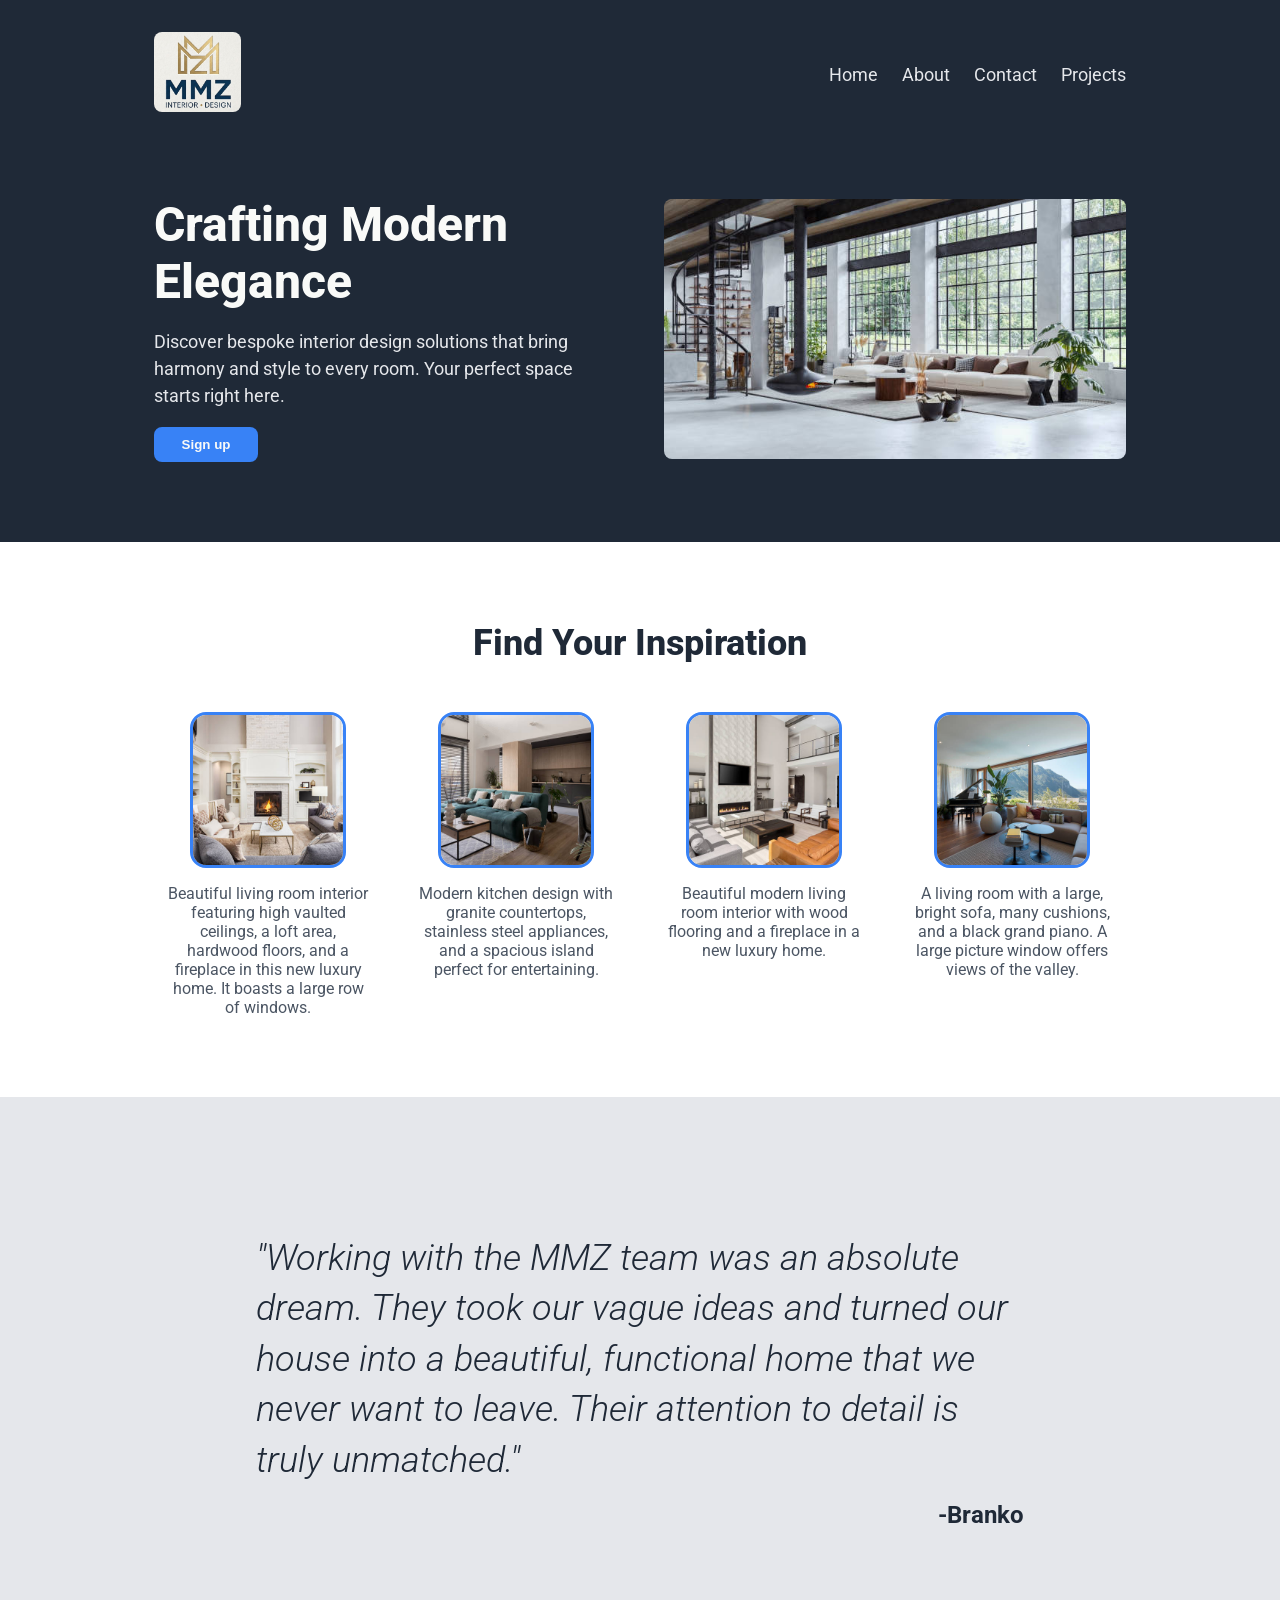
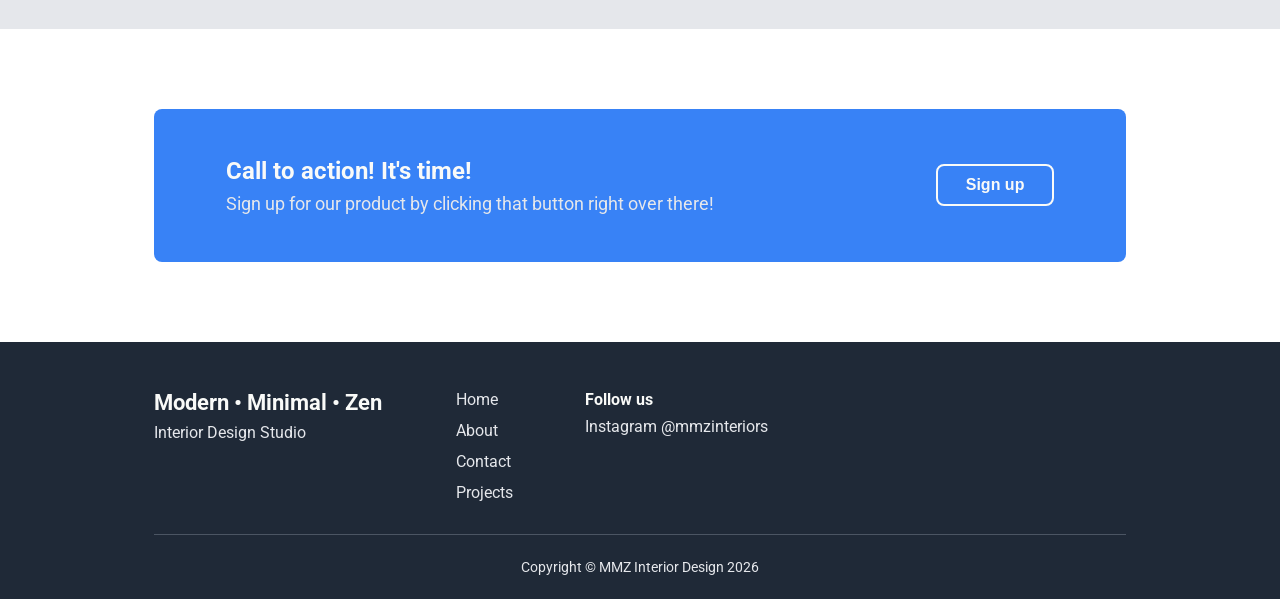
<file: index.html>
<!DOCTYPE html>
<html lang="en">
<head>
    <meta charset="UTF-8">
    <meta name="viewport" content="width=device-width, initial-scale=1.0">
    <title>MMZ Interior Design</title>
    <link rel="stylesheet" href="styles/global.css">
    <link rel="stylesheet" href="styles/home.css">
</head>

<body>
    <div class="dark-bg">
        <header class="header">
            <div class="logo">
                <a href="index.html" aria-label="Modern Minimal Zen home">
                    <img src="media/logo.jpg" alt="Modern Minimal Zen logo">
                </a>
            </div>
            <!-- Checkbox for burger menu -->
            <input type="checkbox" id="menu-toggle" class="menu-toggle">
            <label for="menu-toggle" class="burger-menu">
                <span></span>
                <span></span>
                <span></span>
            </label>
            <nav class="main-nav" aria-label="Main navigation">
                <a href="index.html">Home</a>
                <a href="pages/about.html">About</a>
                <a href="pages/contact.html">Contact</a>
                <a href="pages/projects.html">Projects</a>
            </nav>
        </header>
        <section class="hero">
            <div class="hero-text">
                <h1>Crafting Modern Elegance</h1>
                <p>Discover bespoke interior design solutions that bring harmony and style to every room. Your perfect space starts right here.</p>
                <button class="btn">Sign up</button>
            </div>
            <div class="hero-image-container">
                <img src="media/header_image.jpg" alt="MMZ Interior Design hero image">
            </div>
        </section>
    </div>
    <section class="info-section">
        <h2>Find Your Inspiration</h2>
        <div class="cards-container">
            <div class="card">
                <img src="media/card1.jpg" alt="Info 1" class="card-img">
                <p>Beautiful living room interior featuring high vaulted ceilings, a loft area, hardwood floors, and a fireplace in this new luxury home.
                    It boasts a large row of windows.</p>
            </div>
            <div class="card">
                <img src="media/card2.jpg" alt="Info 2" class="card-img">
                <p>Modern kitchen design with granite countertops, stainless steel appliances, and a spacious island perfect for entertaining.</p>
            </div>
            <div class="card">
                <img src="media/card3.jpg" alt="Info 3" class="card-img">
                <p>Beautiful modern living room interior with wood flooring and a fireplace in a new luxury home.</p>
            </div>
            <div class="card">
                <img src="media/card4.jpg" alt="Info 4" class="card-img">
                <p>A living room with a large, bright sofa, many cushions, and a black grand piano. A large picture window offers views of the valley.</p>
            </div>
        </div>
    </section>
    <section class="quote-section">
        <div class="quote-container">
            <p class="quote-text">"Working with the MMZ team was an absolute dream. They took our vague ideas and turned our house into a beautiful, 
                functional home that we never want to leave. Their attention to detail is truly unmatched."</p>
            <p class="quote-author">-Branko</p>
        </div>
    </section>
    <section class="cta-section">
        <div class="cta-container">
            <div class="cta-text">
                <h3>Call to action! It's time!</h3>
                <p>Sign up for our product by clicking that button right over there!</p>
            </div>
            <button class="btn-outline">Sign up</button>
        </div>
    </section>

    <footer class="footer">
        <div class="footer-content">
            <div class="footer-brand">
                <h2>Modern • Minimal • Zen</h2>
                <p>Interior Design Studio</p>
            </div>
            <nav class="footer-nav" aria-label="Footer navigation">
                <a href="index.html">Home</a>
                <a href="pages/about.html">About</a>
                <a href="pages/contact.html">Contact</a>
                <a href="pages/projects.html">Projects</a>
            </nav>
            <div class="footer-social">
                <p>Follow us</p>
                <a href="https://www.instagram.com/mmzinteriors/"
                target="_blank"
                rel="noopener noreferrer">
                    Instagram @mmzinteriors
                </a>
            </div>
        </div>
        <p class="footer-copyright">
            Copyright © MMZ Interior Design 2026
        </p>
    </footer>
</body>
</html>
</file>
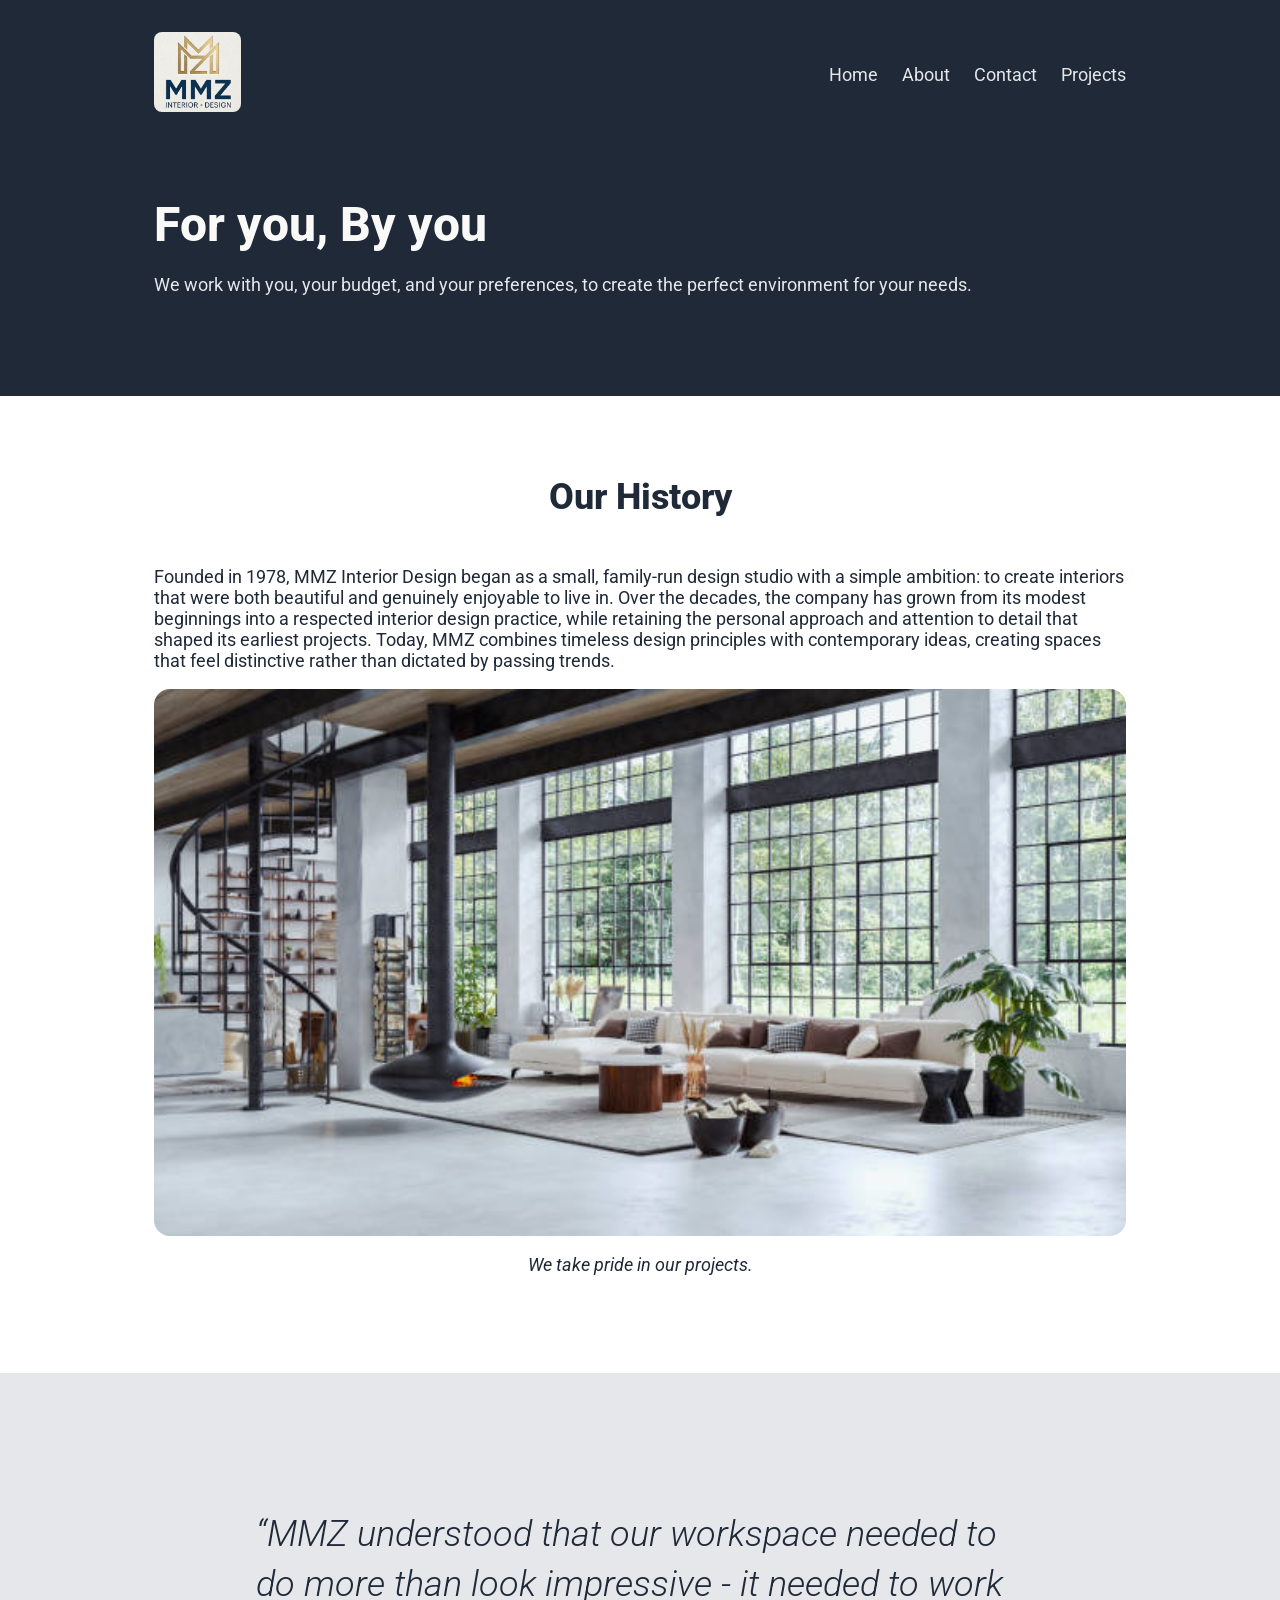
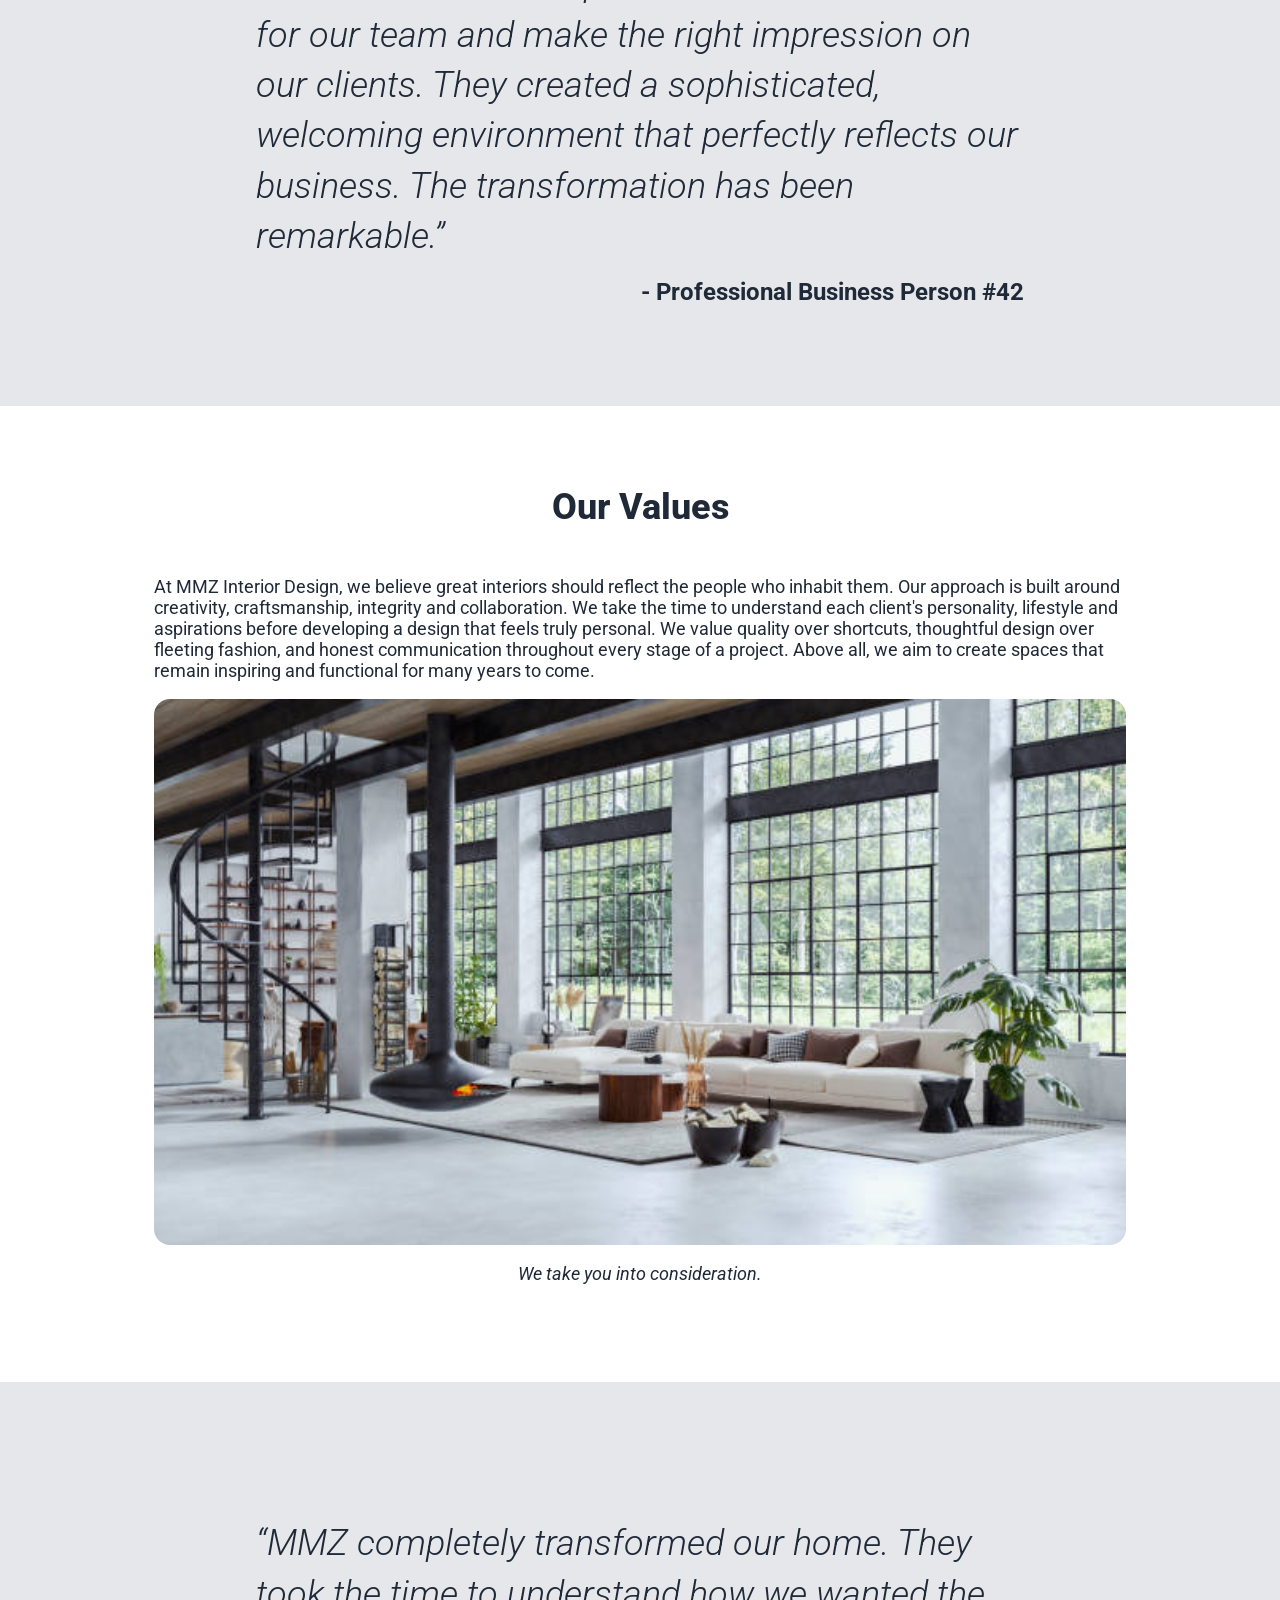
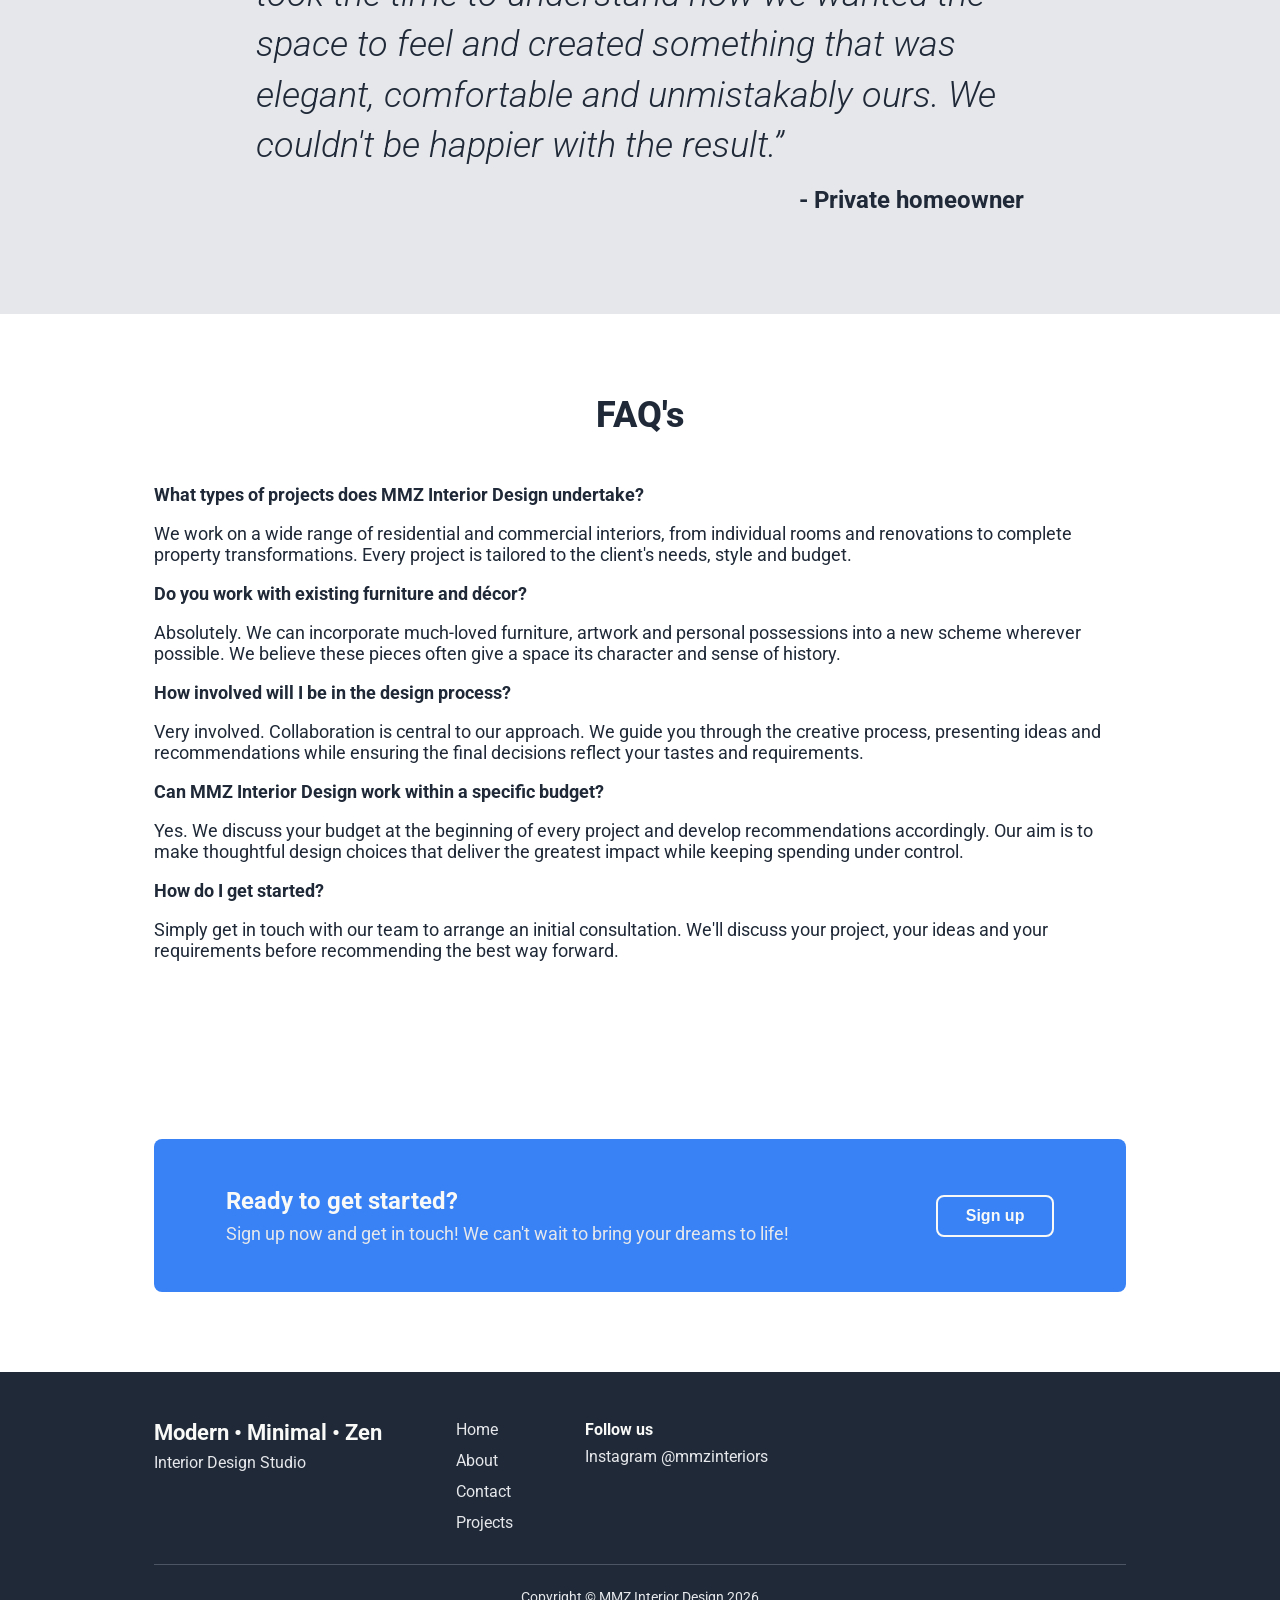
<file: pages/about.html>
<!DOCTYPE html>
<html lang="en">
<head>
    <meta charset="UTF-8">
    <meta name="viewport" content="width=device-width, initial-scale=1.0">

    <link rel="stylesheet" href="../styles/global.css">
    <link rel="stylesheet" href="../styles/about.css">

    <link rel="preconnect" href="https://fonts.googleapis.com">
    <link rel="preconnect" href="https://fonts.gstatic.com" crossorigin>
    <link href="https://fonts.googleapis.com/css2?family=Roboto:ital,wght@0,100..900;1,100..900&display=swap" rel="stylesheet">
    
    <title>About Us - MMZ Interior Design</title>
</head>
<body>
    <div class="dark-bg">
        <header class="header">
            <div class="logo">
                <a href="../index.html">
                    <img src="../media/logo.jpg" alt="MMZ Interior Design Logo">
                </a>
            </div>
            <!-- Checkbox for burger menu -->
            <input type="checkbox" id="menu-toggle" class="menu-toggle">
            <label for="menu-toggle" class="burger-menu">
                <span></span>
                <span></span>
                <span></span>
            </label>
            <nav class="main-nav">
                <a href="../index.html">Home</a>
                <a href="about.html">About</a>
                <a href="contact.html">Contact</a>
                <a href="projects.html">Projects</a>
            </nav>
        </header>
        <section class="hero">
            <div class="hero-text">
                <h1>For you, By you</h1>
                <p>We work with you, your budget, and your preferences, to create the perfect environment for your needs.</p>
            </div>
        </section>
    </div>

    <main>
        <section class="info-section">
            <h2>Our History</h2>

            <p>
                Founded in 1978, MMZ Interior Design began as a small, 
                family-run design studio with a simple ambition: to create 
                interiors that were both beautiful and genuinely enjoyable 
                to live in. Over the decades, the company has grown from 
                its modest beginnings into a respected interior design 
                practice, while retaining the personal approach and 
                attention to detail that shaped its earliest projects. 
                Today, MMZ combines timeless design principles with 
                contemporary ideas, creating spaces that feel distinctive 
                rather than dictated by passing trends.
            </p>

            <img class="about-img" src="../media/header_image.jpg" alt="Image of house interior, designed by MMZ.">

            <p class="central-text">
                <em>We take pride in our projects.</em>
            </p>
        </section>

        <section class="quote-section">
            <div class="quote-container">
                <p class="quote-text">
                    “MMZ understood that our workspace needed to do more than 
                    look impressive - it needed to work for our team and make 
                    the right impression on our clients. They created a 
                    sophisticated, welcoming environment that perfectly 
                    reflects our business. The transformation has been remarkable.”
                </p>
    
                <p class="quote-author">- Professional Business Person #42</p>
            </div>
        </section>

        <section class="info-section">
            <h2>Our Values</h2>

            <p>
                At MMZ Interior Design, we believe great interiors should 
                reflect the people who inhabit them. Our approach is built 
                around creativity, craftsmanship, integrity and 
                collaboration. We take the time to understand each client's 
                personality, lifestyle and aspirations before developing a 
                design that feels truly personal. We value quality over 
                shortcuts, thoughtful design over fleeting fashion, and 
                honest communication throughout every stage of a project. 
                Above all, we aim to create spaces that remain inspiring 
                and functional for many years to come.
            </p>

            <img class="about-img" src="../media/header_image.jpg" alt="Image of house interior, designed by MMZ.">

            <p class="central-text">
                <em>We take you into consideration.</em>
            </p>
        </section>

        <section class="quote-section">
            <div class="quote-container">
                <p class="quote-text">
                    “MMZ completely transformed our home. They took the time 
                    to understand how we wanted the space to feel and created 
                    something that was elegant, comfortable and unmistakably 
                    ours. We couldn't be happier with the result.”
                </p>
    
                <p class="quote-author">- Private homeowner</p>
            </div>
        </section>

        <section class="info-section">
            <h2>FAQ's</h2>

            <p>
                <strong>What types of projects does MMZ Interior Design undertake?</strong>
            </p>
            <p>
                We work on a wide range of residential and commercial interiors, 
                from individual rooms and renovations to complete property transformations. 
                Every project is tailored to the client's needs, style and budget.
            </p>

            <p>
                <strong>Do you work with existing furniture and décor?</strong>
            </p>
            <p>
                Absolutely. We can incorporate much-loved furniture, artwork 
                and personal possessions into a new scheme wherever possible. 
                We believe these pieces often give a space its character and 
                sense of history.
            </p>

            <p>
                <strong>How involved will I be in the design process?</strong>
            </p>
            <p>
                Very involved. Collaboration is central to our approach. 
                We guide you through the creative process, presenting 
                ideas and recommendations while ensuring the final 
                decisions reflect your tastes and requirements.
            </p>

            <p>
                <strong>Can MMZ Interior Design work within a specific budget?</strong>
            </p>
            <p>
                Yes. We discuss your budget at the beginning of every 
                project and develop recommendations accordingly. Our 
                aim is to make thoughtful design choices that deliver 
                the greatest impact while keeping spending under control.
            </p>

            <p>
                <strong>How do I get started?</strong>
            </p>
            <p>
                Simply get in touch with our team to arrange an initial 
                consultation. We'll discuss your project, your ideas and 
                your requirements before recommending the best way forward.
            </p>
        </section>

        <section class="cta-section">
            <div class="cta-container">
                <div class="cta-text">
                    <h3>Ready to get started?</h3>
                    <p>Sign up now and get in touch! We can't wait to bring your dreams to life!</p>
                </div>
                <button class="btn-outline">Sign up</button>
            </div>
        </section>
    </main>

    <footer class="footer">

        <div class="footer-content">

            <div class="footer-brand">
                <h2>Modern • Minimal • Zen</h2>
                <p>Interior Design Studio</p>
            </div>

            <nav class="footer-nav" aria-label="Footer navigation">
                <a href="../index.html">Home</a>
                <a href="about.html">About</a>
                <a href="contact.html">Contact</a>
                <a href="projects.html">Projects</a>
            </nav>

            <div class="footer-social">
                <p>Follow us</p>

                <a href="https://www.instagram.com/mmzinteriors/"
                target="_blank"
                rel="noopener noreferrer">
                    Instagram @mmzinteriors
                </a>
            </div>

        </div>

        <p class="footer-copyright">
            Copyright &copy; MMZ Interior Design 2026
        </p>

    </footer>
</body>
</html>
</file>
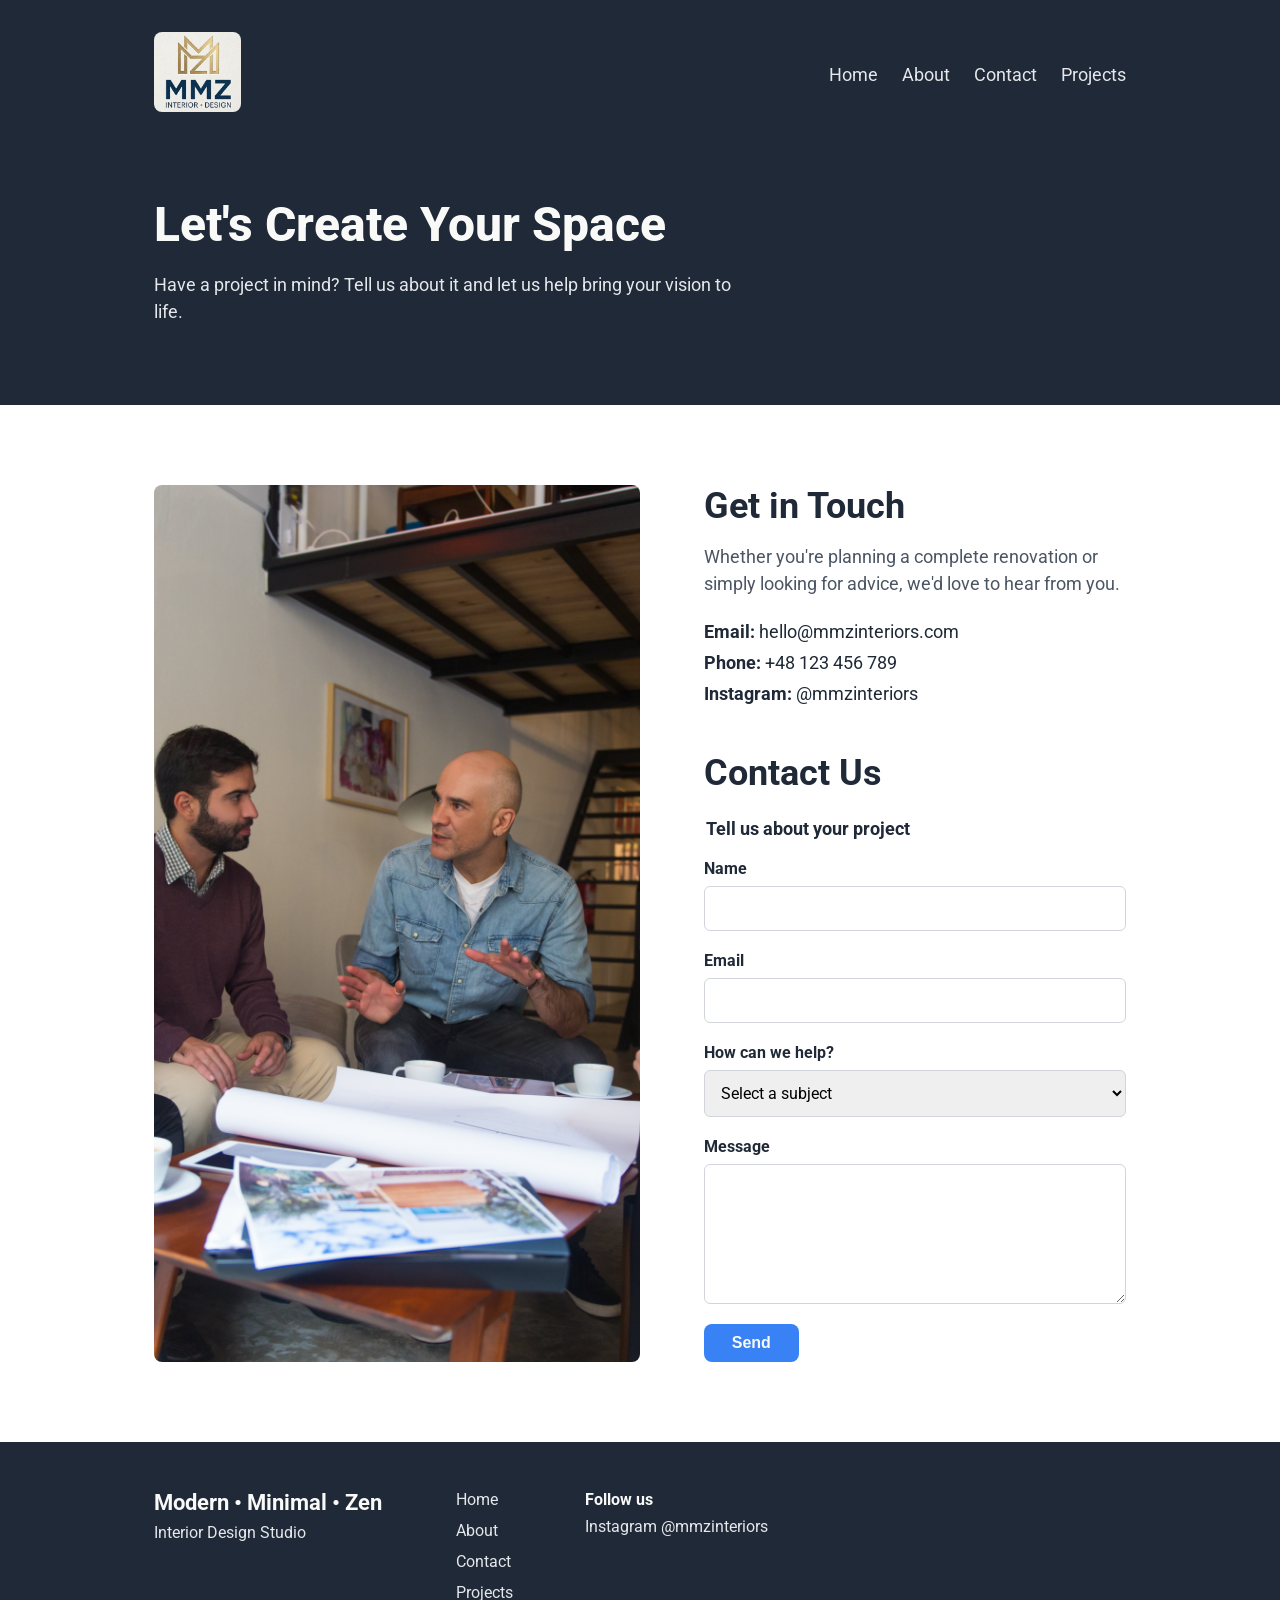
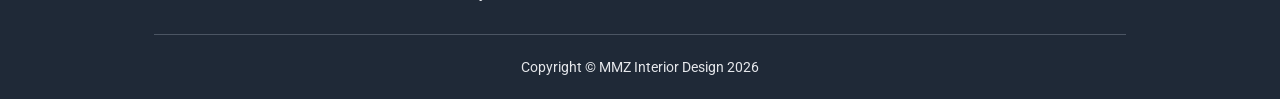
<file: pages/contact.html>
<!DOCTYPE html>
<html lang="en">

<head>
    <meta charset="UTF-8">
    <meta name="viewport" content="width=device-width, initial-scale=1.0">

    <title>Contact | Modern • Minimal • Zen</title>

    <link rel="stylesheet" href="../styles/global.css">
    <link rel="stylesheet" href="../styles/contact.css">
</head>


<body>

    <!-- Header and page introduction -->
    <div class="dark-bg">

        <header class="header">

            <div class="logo">
                <a href="../index.html" aria-label="Modern Minimal Zen home">
                    <img src="../media/logo.jpg"
                         alt="Modern Minimal Zen Logo">
                </a>
            </div>


            <!-- CSS-only burger menu -->
            <input type="checkbox"
                   id="menu-toggle"
                   class="menu-toggle">


            <label for="menu-toggle"
                   class="burger-menu"
                   aria-label="Open navigation menu">

                <span></span>
                <span></span>
                <span></span>

            </label>


            <nav class="main-nav"
                 aria-label="Main navigation">
                <a href="../index.html">Home</a>
                <a href="about.html">About</a>

                <a href="contact.html"
                   aria-current="page">
                    Contact
                </a>

                <a href="projects.html">Projects</a>

            </nav>

        </header>


        <section class="contact-heading">

            <h1 id="contact-page-heading">
                Let's Create Your Space
            </h1>

            <p>
                Have a project in mind? Tell us about it and let us help
                bring your vision to life.
            </p>

        </section>

    </div>


    <main>

        <section class="contact-section"
                 aria-labelledby="contact-page-heading">


            <!-- Contact page image -->
            <figure class="contact-image">

                <img src="../media/contact-photo.jpg"
                     alt="Interior designers discussing plans for a design project">

            </figure>


            <!-- Right side of contact page -->
            <div class="contact-content">


                <!-- Direct contact information -->
                <aside class="contact-details"
                       aria-labelledby="contact-details-heading">

                    <h2 id="contact-details-heading">
                        Get in Touch
                    </h2>

                    <p>
                        Whether you're planning a complete renovation
                        or simply looking for advice, we'd love to hear
                        from you.
                    </p>


                    <address class="contact-info">

                        <p>
                            <strong>Email:</strong>

                            <a href="mailto:hello@mmzinteriors.com">
                                hello@mmzinteriors.com
                            </a>
                        </p>


                        <p>
                            <strong>Phone:</strong>

                            <a href="tel:+48123456789">
                                +48 123 456 789
                            </a>
                        </p>


                        <p>
                            <strong>Instagram:</strong>

                            <a href="https://www.instagram.com/mmzinteriors/">
                                @mmzinteriors
                            </a>
                        </p>

                    </address>

                </aside>



                <!-- Contact form -->
                <section class="contact-form-container"
                         aria-labelledby="contact-form-heading">

                    <h2 id="contact-form-heading">
                        Contact Us
                    </h2>


                    <form>

                        <fieldset>

                            <legend>
                                Tell us about your project
                            </legend>


                            <div class="form-group">

                                <label for="name">
                                    Name
                                </label>

                                <input type="text"
                                       id="name"
                                       name="name"
                                       autocomplete="name"
                                       required>

                            </div>


                            <div class="form-group">

                                <label for="email">
                                    Email
                                </label>

                                <input type="email"
                                       id="email"
                                       name="email"
                                       autocomplete="email"
                                       required>

                            </div>


                            <div class="form-group">

                                <label for="subject">
                                    How can we help?
                                </label>

                                <select id="subject"
                                        name="subject"
                                        required>

                                    <option value=""
                                            selected
                                            disabled>
                                        Select a subject
                                    </option>

                                    <option value="quote">
                                        Request a Design Quote
                                    </option>

                                    <option value="consultation">
                                        Book a Consultation
                                    </option>

                                    <option value="styling">
                                        Furniture & Styling
                                    </option>

                                    <option value="general">
                                        General Question
                                    </option>

                                </select>

                            </div>


                            <div class="form-group">

                                <label for="message">
                                    Message
                                </label>

                                <textarea id="message"
                                          name="message"
                                          rows="6"
                                          required></textarea>

                            </div>

                        </fieldset>


                        <button type="submit"
                                class="btn">
                            Send
                        </button>

                    </form>

                </section>

            </div>

        </section>

    </main>


    <footer class="footer">

        <div class="footer-content">

            <div class="footer-brand">
                <h2>Modern • Minimal • Zen</h2>
                <p>Interior Design Studio</p>
            </div>

            <nav class="footer-nav" aria-label="Footer navigation">
                <a href="../index.html">Home</a>
                <a href="about.html">About</a>
                <a href="contact.html">Contact</a>
                <a href="projects.html">Projects</a>
            </nav>

            <div class="footer-social">
                <p>Follow us</p>

                <a href="https://www.instagram.com/mmzinteriors/"
                target="_blank"
                rel="noopener noreferrer">
                    Instagram @mmzinteriors
                </a>
            </div>

        </div>

        <p class="footer-copyright">
            Copyright © MMZ Interior Design 2026
        </p>

    </footer>
</body>

</html>
</file>
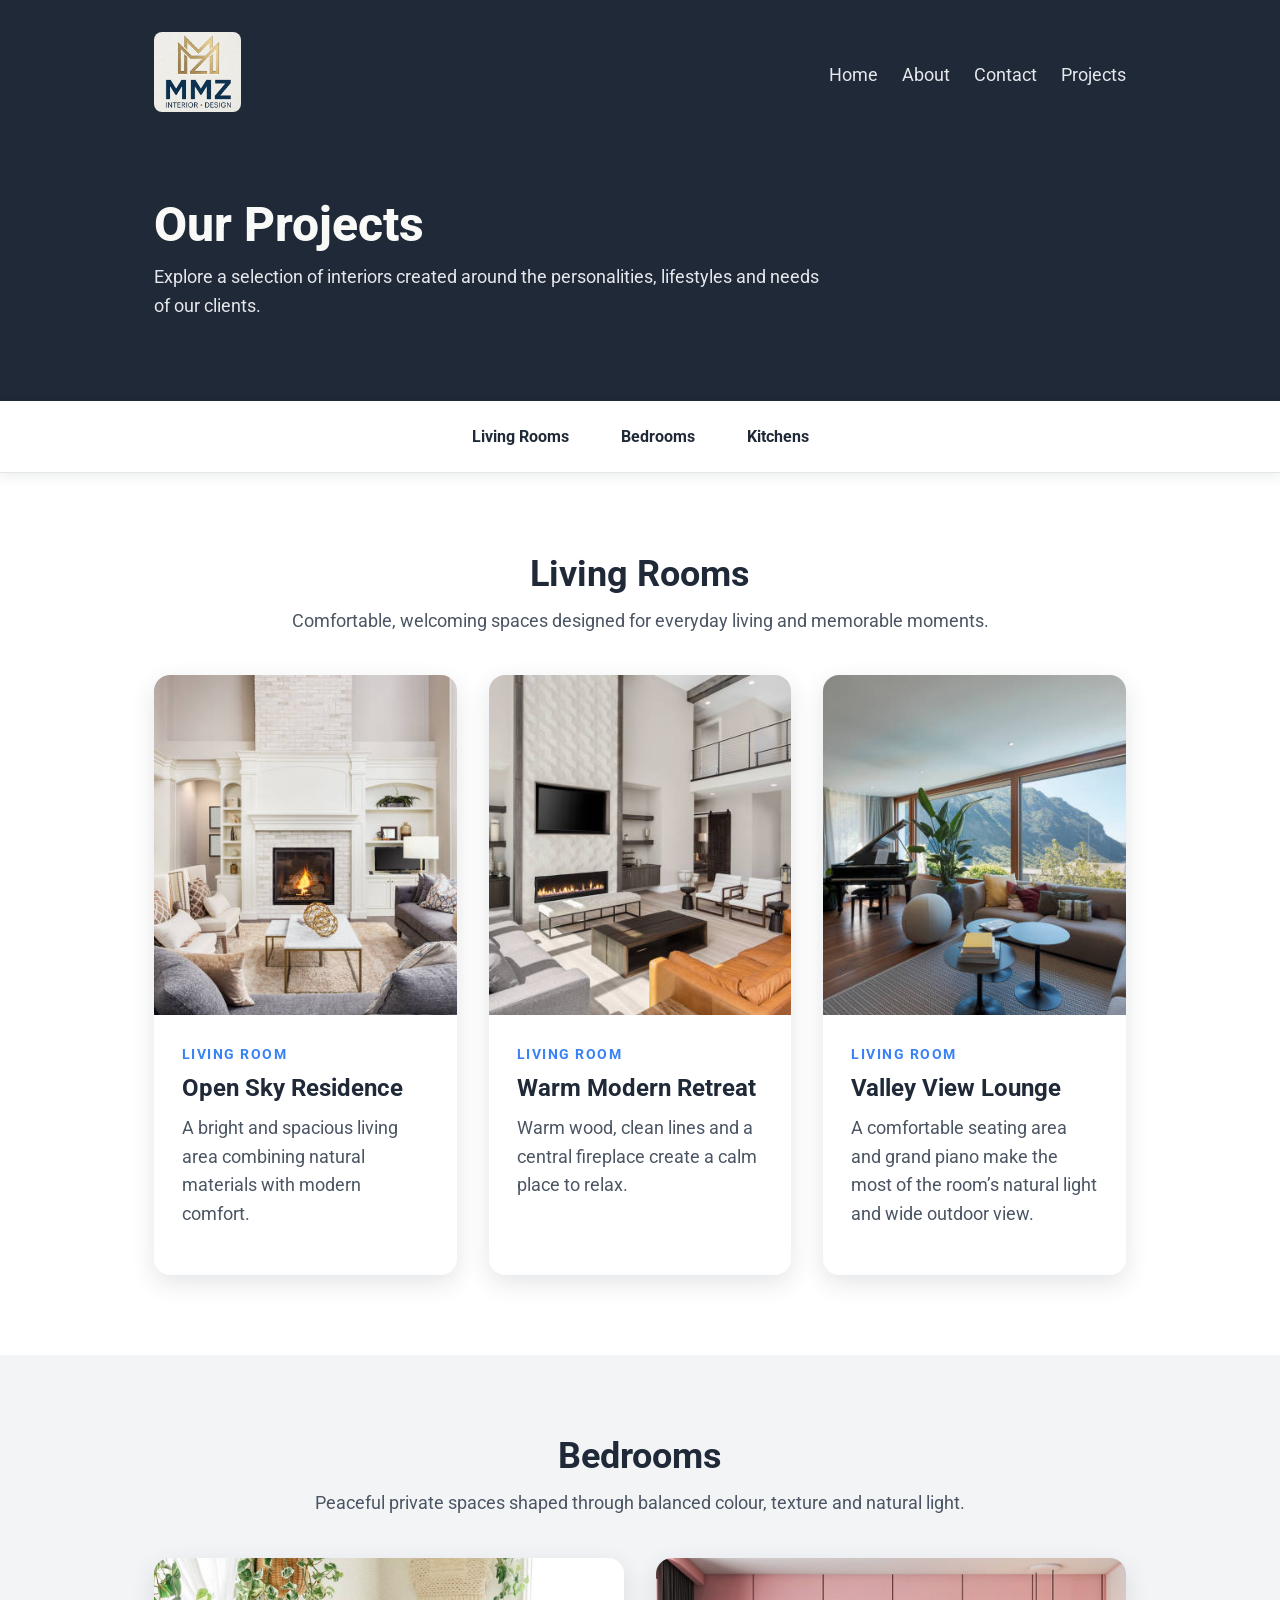
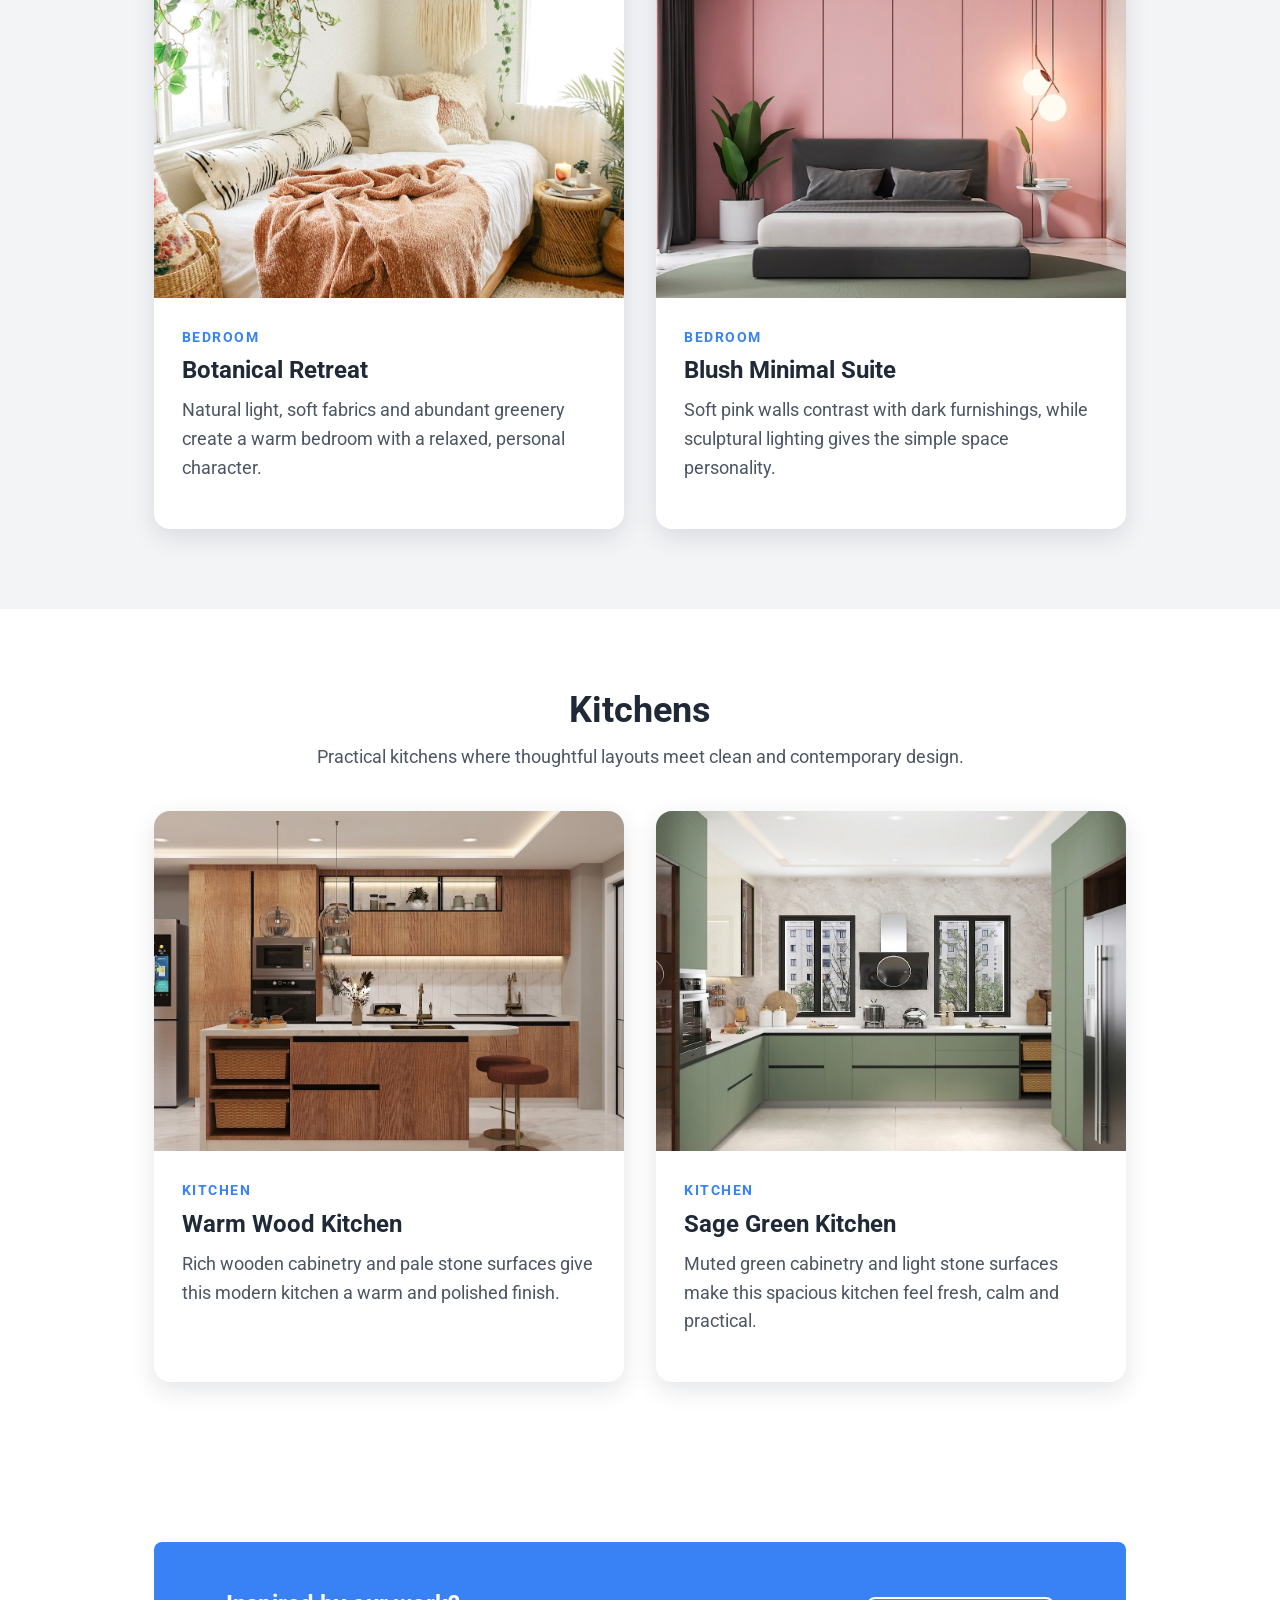
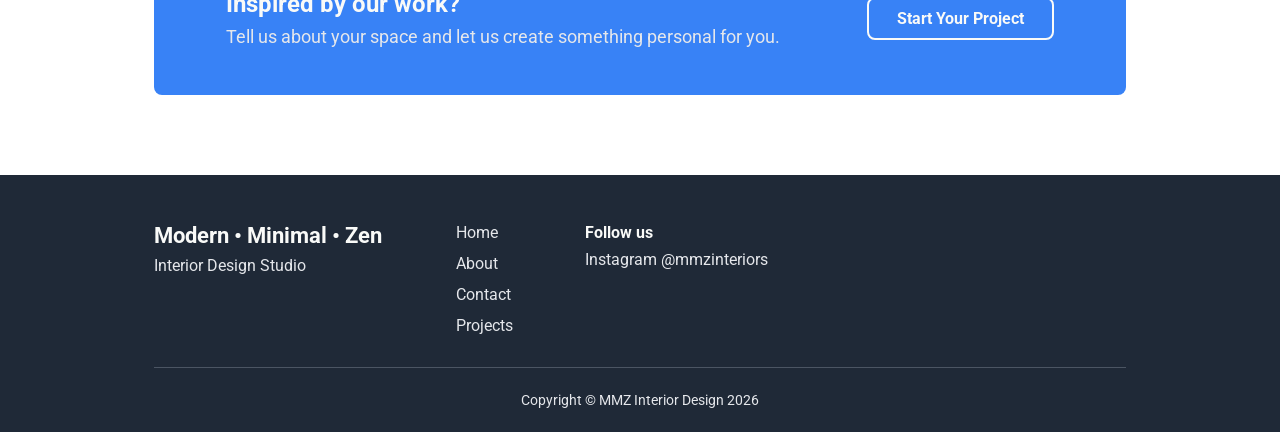
<file: pages/projects.html>
<!DOCTYPE html>
<html lang="en">

<head>
    <meta charset="UTF-8">
    <meta name="viewport" content="width=device-width, initial-scale=1.0">

    <title>Projects | Modern • Minimal • Zen</title>

    <link rel="stylesheet" href="../styles/global.css">
    <link rel="stylesheet" href="../styles/projects.css">
</head>

<body>

    <!-- Header and page introduction -->
    <div class="dark-bg">

        <header class="header">

            <div class="logo">
                <a href="../index.html"
                   aria-label="Modern Minimal Zen home">

                    <img src="../media/logo.jpg"
                         alt="Modern Minimal Zen logo">

                </a>
            </div>

            <!-- CSS-only burger menu -->
            <input type="checkbox"
                   id="menu-toggle"
                   class="menu-toggle">

            <label for="menu-toggle"
                   class="burger-menu"
                   aria-label="Open navigation menu">

                <span></span>
                <span></span>
                <span></span>

            </label>

            <nav class="main-nav"
                 aria-label="Main navigation">
                <a href="../index.html">Home</a>
                <a href="about.html">About</a>
                <a href="contact.html">Contact</a>
                <a href="projects.html"
                   aria-current="page">
                    Projects
                </a>

            </nav>

        </header>

        <section class="projects-heading">

            <h1>Our Projects</h1>

            <p>
                Explore a selection of interiors created around the
                personalities, lifestyles and needs of our clients.
            </p>

        </section>

    </div>


    <main>

        <!-- Sticky category navigation -->
        <nav id="project-categories"
             class="project-categories"
             aria-label="Project categories">

            <a href="#living-rooms">Living Rooms</a>
            <a href="#bedrooms">Bedrooms</a>
            <a href="#kitchens">Kitchens</a>

        </nav>


        <!-- Living Rooms -->
        <section id="living-rooms"
                 class="project-section"
                 aria-labelledby="living-rooms-heading">

            <div class="project-section-content">

                <h2 id="living-rooms-heading">
                    Living Rooms
                </h2>

                <p class="section-introduction">
                    Comfortable, welcoming spaces designed for everyday
                    living and memorable moments.
                </p>

                <div class="projects-row">

                    <article class="project-card">

                        <figure>
                            <img src="../media/card1.jpg"
                                 alt="Bright living room with high ceilings and large windows">
                        </figure>

                        <div class="project-card-content">

                            <p class="project-type">
                                Living Room
                            </p>

                            <h3>Open Sky Residence</h3>

                            <p>
                                A bright and spacious living area combining
                                natural materials with modern comfort.
                            </p>

                        </div>

                    </article>


                    <article class="project-card">

                        <figure>
                            <img src="../media/card3.jpg"
                                 alt="Modern living room with wooden flooring and a fireplace">
                        </figure>

                        <div class="project-card-content">

                            <p class="project-type">
                                Living Room
                            </p>

                            <h3>Warm Modern Retreat</h3>

                            <p>
                                Warm wood, clean lines and a central fireplace
                                create a calm place to relax.
                            </p>

                        </div>

                    </article>
                    <article class="project-card">
                        <figure>
                            <img src="../media/card4.jpg"
                                alt="Bright living room with a pale sofa, grand piano and large picture window">
                        </figure>

                        <div class="project-card-content">

                            <p class="project-type">Living Room</p>

                            <h3>Valley View Lounge</h3>

                            <p>
                                A comfortable seating area and grand piano make the most
                                of the room’s natural light and wide outdoor view.
                            </p>

                        </div>

                    </article>

                </div>

            </div>

        </section>


        <!-- Bedrooms -->
        <section id="bedrooms"
                 class="project-section project-section-alternate"
                 aria-labelledby="bedrooms-heading">
            <div class="project-section-content">
                <h2 id="bedrooms-heading">
                    Bedrooms
                </h2>
                <p class="section-introduction">
                    Peaceful private spaces shaped through balanced colour,
                    texture and natural light.
                </p>
                <div class="projects-row">
                    <article class="project-card">
                        <figure>
                            <img src="../media/bedroom1.jpg"
                                alt="Bright bedroom decorated with plants, woven furnishings and soft neutral fabrics">
                        </figure>
                        <div class="project-card-content">
                            <p class="project-type">Bedroom</p>
                            <h3>Botanical Retreat</h3>
                            <p>
                                Natural light, soft fabrics and abundant greenery create
                                a warm bedroom with a relaxed, personal character.
                            </p>
                        </div>
                    </article>
                    <article class="project-card">
                        <figure>
                            <img src="../media/bedroom2.jpg"
                                alt="Minimal bedroom with pink wall panels, dark grey bed and pendant lights">
                        </figure>
                        <div class="project-card-content">
                            <p class="project-type">Bedroom</p>
                            <h3>Blush Minimal Suite</h3>
                            <p>
                                Soft pink walls contrast with dark furnishings, while
                                sculptural lighting gives the simple space personality.
                            </p>
                        </div>
                    </article>
                </div>

            </div>
        </section>

        <!-- Kitchens -->
        <section id="kitchens"
                 class="project-section"
                 aria-labelledby="kitchens-heading">

            <div class="project-section-content">

                <h2 id="kitchens-heading">
                    Kitchens
                </h2>

                <p class="section-introduction">
                    Practical kitchens where thoughtful layouts meet
                    clean and contemporary design.
                </p>

                <div class="projects-row">

                    <article class="project-card">

                        <figure>
                            <img src="../media/kitchen1.jpg"
                                alt="Modern kitchen with warm wooden cabinetry, marble surfaces and a central island">
                        </figure>

                        <div class="project-card-content">

                            <p class="project-type">Kitchen</p>

                            <h3>Warm Wood Kitchen</h3>

                            <p>
                                Rich wooden cabinetry and pale stone surfaces give this
                                modern kitchen a warm and polished finish.
                            </p>

                        </div>

                    </article>

                        <article class="project-card">

                            <figure>
                                <img src="../media/kitchen2.jpg"
                                    alt="Bright kitchen with sage green cabinets, light countertops and large windows">
                            </figure>

                            <div class="project-card-content">

                                <p class="project-type">Kitchen</p>

                                <h3>Sage Green Kitchen</h3>

                                <p>
                                    Muted green cabinetry and light stone surfaces make this
                                    spacious kitchen feel fresh, calm and practical.
                                </p>

                            </div>

                        </article>

                </div>

            </div>

        </section>


        <!-- Call to action -->
        <section class="cta-section">

            <div class="cta-container">

                <div class="cta-text">

                    <h3>Inspired by our work?</h3>

                    <p>
                        Tell us about your space and let us create
                        something personal for you.
                    </p>

                </div>

                <a href="contact.html"
                   class="btn-outline">
                    Start Your Project
                </a>

            </div>

        </section>

    </main>


    <!-- Shared footer -->
    <footer class="footer">

        <div class="footer-content">

            <div class="footer-brand">

                <h2>Modern • Minimal • Zen</h2>

                <p>Interior Design Studio</p>

            </div>

            <nav class="footer-nav"
                 aria-label="Footer navigation">

                <a href="../index.html">Home</a>
                <a href="about.html">About</a>
                <a href="contact.html">Contact</a>
                <a href="projects.html">Projects</a>

            </nav>

            <div class="footer-social">

                <p>Follow us</p>

                <a href="https://www.instagram.com/mmzinteriors/"
                   target="_blank"
                   rel="noopener noreferrer">
                    Instagram @mmzinteriors
                </a>

            </div>

        </div>

        <p class="footer-copyright">
            Copyright © MMZ Interior Design 2026
        </p>

    </footer>

</body>

</html>
</file>
<file: styles/global.css>
@import url('https://fonts.googleapis.com/css2?family=Roboto:ital,wght@0,300;0,400;0,700;0,900&display=swap');

/* --- 1. Color Variables --- */
:root {
    --dark-bg: #1F2937;
    --accent-blue: #3882F6;
    --text-white: #F9FAF8;
    --text-gray: #E5E7EB;
    --text-dark: #1F2937;
}

/* --- 2. Global Styles and Typography --- */
body {
    margin: 0;      /* Reset default margin that browsers apply, giving us full control over spacing */
    font-family: 'Roboto',
    sans-serif;
}
a{
    text-decoration: none;
}
a, p {
    font-size: 18px;
    color: var(--text-gray);
}
h1, h2, h3 { margin: 0; }

/* --- 3. Shared Rules (Layout) --- */
.header, .hero, .cta-container {
    display: flex;
    justify-content: space-between;     /* Aligns child elements with space between them, creating a balanced layout */
    align-items: center;        /* Vertically centers child elements within the flex container */
}
.quote-section, .cta-section, .footer {
    display: flex;
    justify-content: center;        /* Centers child elements horizontally within the flex container */
    align-items: center;
}
.info-section, .cta-section { padding: 80px 12%; }      /* Adds vertical and horizontal padding to create space around the content */
.info-section > p { color: var(--text-dark); }  /* Dark text color */

/* --- 4. Buttons --- */
.btn, .btn-outline {
    background-color: var(--accent-blue);
    color: var(--text-white);
    padding: 10px 28px;     /* Adds vertical and horizontal padding to increase the clickable area of the button */
    border-radius: 8px;     /* Rounds the corners of the button for a softer appearance */
    font-weight: bold;      /* Makes the button text bold to enhance visibility and emphasis */
    cursor: pointer;        /* Changes the cursor to a pointer when hovering over the button, indicating it's clickable */
}
.btn { border: none; }      
.btn-outline {
    border: 2px solid var(--text-white);        /* Creates a visible border around the button, giving it an outlined appearance */
    font-size: 16px;
}

/* --- 5. Header & Hero --- */
.dark-bg { 
    background-color: var(--dark-bg);
    padding: 32px 12% 80px 12%;     /* Adds padding to the top, right, bottom, and left of the dark background section, creating space around the content */
}
.header { margin-bottom: 80px; }        /* Adds space below the header to separate it from the content that follows */
.main-nav a:hover, .main-nav a:focus {
    color: var(--accent-blue);      /* Changes the text color of navigation links on hover or focus to provide visual feedback to users */

}
nav {
    display: flex;
    gap: 24px;      /* Adds horizontal spacing between navigation links for better readability and aesthetics */
}
.logo img {
    height: 80px;       /* Sets a fixed height for the logo image, ensuring consistent sizing across different screen sizes */
    width: auto;
    border-radius: 8px;
}
.hero { gap: 48px; }
.hero-text, .hero-image-container, .cta-text { flex: 1; }
h1 {
    font-size: 48px;
    font-weight: 800;
    color: var(--text-white);
    margin-bottom: 10px;
}
.hero-text p {
    margin-bottom: 18px;
    line-height: 1.5;
}
.hero-image-container {
    display: flex;
    justify-content: flex-end;      /* Aligns the hero image to the right side of the container, creating a visually appealing layout */
    align-items: center;
}
.hero-image-container img {
    max-width: 100%;        /* Ensures the image scales down to fit within its container without overflowing, maintaining responsiveness */
    height: auto;       /* Maintains the image's aspect ratio while allowing it to scale proportionally */
    border-radius: 8px;
}

/* --- 6. Shared Information Sections --- */
.info-section {
    background-color: #FFFFFF;
    flex-direction: column;
}
.info-section h2 {
    font-size: 36px;
    font-weight: 800;
    color: var(--dark-bg);
    margin-bottom: 48px;
    text-align: center;
}
/* --- 7. Quote --- */
.quote-section {
    background-color: var(--text-gray);
    padding: 100px 20%;
}
.quote-container { 
    display: flex;
    flex-direction: column;
    max-width: 800px;
}
.quote-text {
    font-size: 36px;
    font-weight: 300;
    font-style: italic;
    color: var(--dark-bg);
    margin-bottom: 16px; 
    line-height: 1.4;
}
.quote-author {
    font-size: 24px;
    font-weight: 700;
    color: var(--dark-bg);
    text-align: right; 
    margin: 0;
}

/* --- 8. Call To Action (CTA) & Footer --- */
.cta-container {
    background-color: var(--accent-blue);
    border-radius: 8px;
    padding: 48px 72px;
    width: 100%;
    max-width: 900px;
}
.cta-text { margin-right: 32px; }
.cta-text h3 {
    font-size: 24px;
    font-weight: 700;
    color: var(--text-white);
    margin-bottom: 8px;
}
.cta-text p {
    margin: 0; 
    color: var(--text-gray);
}

/* Footer */
.footer {
    display: flex;
    flex-direction: column;
    justify-content: flex-start;
    align-items: stretch;

    padding: 48px 12% 24px;

    background-color: var(--dark-bg);
}

.footer-content {
    display: flex;
    justify-content: flex-start;
    align-items: flex-start;

    width: 100%;
    gap: 72px;
    padding-bottom: 32px;
}


/* Footer Brand */

.footer-brand {
    min-width: 230px;
}
.footer-brand h2 {
    margin: 0 0 8px;

    font-size: 22px;
    color: var(--text-white);
}
.footer-brand p {
    margin: 0;

    font-size: 16px;
    color: var(--text-gray);
}


/* Footer Navigation and Social */

.footer-nav, .footer-social {
    display: flex;
    flex-direction: column;
}
.footer-nav {
    gap: 12px;
}
.footer-social {
    gap: 8px;
}
.footer-nav a, .footer-social a {
    font-size: 16px;
    color: var(--text-gray);
}
.footer-nav a:hover,
.footer-nav a:focus,
.footer-social a:hover,
.footer-social a:focus {
    color: var(--accent-blue);
}
.footer-social p {
    margin: 0;
    font-size: 16px;
    font-weight: 700;
    color: var(--text-white);
}
.footer-copyright {
    width: 100%;
    margin: 0;
    padding-top: 24px;
    border-top: 1px solid #4B5563;
    text-align: center;
    font-size: 14px;
    color: var(--text-gray);
}

/* --- 9. Media Queries (Responsive Design) --- */
.menu-toggle, .burger-menu {
    display: none;
}

/* --- TABLET (768px y menos) --- */
@media (max-width: 768px) {
    /* 1. General adjustments of margins (padding) */
    .dark-bg, .info-section, .cta-section {
        padding: 40px 5%;       /* Reduces horizontal padding to accommodate smaller screen widths, ensuring content remains accessible and visually balanced */
    }
    .quote-section {
        padding: 60px 10%;
    }

    /* 2. Burguer menu */
    .header {
        position: relative;     /* Fixes the header in place, allowing the burger menu to be positioned relative to it */
    }
    .burger-menu {
        display: flex;
        flex-direction: column;
        gap: 6px;
        cursor: pointer;
    }
    /* The three lines of the burger menu */
    .burger-menu span {
        width: 30px;
        height: 3px;
        background-color: var(--text-white);
        border-radius: 2px;
    }
    
    /* Hide the navigation menu */
    .main-nav {
        position: absolute;
        top: 80px; /* We put it below the logo */
        left: 0;
        width: 100%;
        color: var(--accent-blue);
        background-color: var(--dark-bg);
        flex-direction: column; /* Links in vertical */
        align-items: center;
        padding: 0;
        gap: 24px;
        max-height: 0; /* Hidden by default */
        overflow: hidden; /* Prevents text from overflowing */
        transition: max-height 0.3s ease; /* Smooth animation when opening */
    }
    
    /* When the hidden checkbox is checked, we display the menu */
    .menu-toggle:checked ~ .main-nav {
        max-height: 250px;
        padding: 20px 0;
    }

    /* 3. Hero Section */
    .hero {
        flex-direction: column; /* Stack elements vertically */
        text-align: center;
        gap: 40px;
    }
    .hero-image-container {
        justify-content: center;
    }

    /* 4. Call to Action */
    .cta-container {
        flex-direction: column;
        text-align: center;
        padding: 40px 32px;
    }
    .cta-text {
        margin-right: 0; /* Eliminate the right margin */
        margin-bottom: 32px;
    }

    .footer {
        padding: 40px 5% 24px;
    }

    .footer-content {
        gap: 40px;
    }
}

/* --- MOBILE (up to 480px, covers your 375px requirement) --- */
@media (max-width: 480px) {
    /* Adjust font sizes for smaller screens */
    h1 {
        font-size: 36px;
    }
    .info-section h2 {
        font-size: 28px;
    }
    .quote-text {
        font-size: 24px;
    }
    .quote-author {
        font-size: 20px;
    }
    
    .footer-content {
        flex-direction: column;
        align-items: center;
        gap: 28px;
        text-align: center;
    }

    .footer-nav,
    .footer-social {
        align-items: center;
    }
}
</file>
<file: styles/home.css>
/* --------------------------------------------------
   Home Page
-------------------------------------------------- */

.cards-container {
    display: flex;
    justify-content: center;
    flex-wrap: wrap;

    width: 100%;
    gap: 48px;
}

.card {
    display: flex;
    flex: 1;
    flex-direction: column;
    align-items: center;

    min-width: 160px;
    max-width: 200px;
}

.card-img {
    width: 150px;
    height: 150px;
    margin-bottom: 16px;

    object-fit: cover;
    border: 3px solid var(--accent-blue);
    border-radius: 16px;
}

.card p {
    margin: 0;

    text-align: center;
    font-size: 16px;
    color: #4B5563;
}

@media (max-width: 480px) {

    .cards-container {
        gap: 32px;
    }

    .card {
        min-width: 100%;
    }

}
</file>
<file: styles/about.css>
/* --------------------------------------------------
   About Page
-------------------------------------------------- */

.about-img {
    display: block;

    width: 100%;
    margin-bottom: 16px;

    object-fit: contain;
    border-radius: 16px;
}

.central-text {
    text-align: center;
}
</file>
<file: styles/contact.css>
/* --------------------------------------------------
   Contact Page
-------------------------------------------------- */


/* Page Introduction */

.contact-heading {
    max-width: 700px;
}

.contact-heading p {
    max-width: 600px;
    margin-bottom: 0;
    line-height: 1.5;
}


/* --------------------------------------------------
   Main Contact Layout
-------------------------------------------------- */

.contact-section {
    display: flex;
    justify-content: center;
    align-items: stretch;

    gap: 64px;
    padding: 80px 12%;
}


/* Contact Image */

.contact-image {
    flex: 1.15;
    display: flex;

    min-width: 0;
    margin: 0;
}

.contact-image img {
    display: block;

    width: 100%;
    height: 100%;
    min-height: 650px;

    object-fit: cover;
    border-radius: 8px;
}


/* Right Side Content */

.contact-content {
    flex: 1;
    max-width: 520px;
    min-width: 0;

    display: flex;
    flex-direction: column;

    gap: 48px;
}


/* --------------------------------------------------
   Contact Details
-------------------------------------------------- */

.contact-details h2,
.contact-form-container h2 {
    font-size: 36px;
    color: var(--dark-bg);
}

.contact-details h2 {
    margin-bottom: 16px;
}

.contact-details > p {
    margin: 0 0 24px;

    color: #4B5563;
    line-height: 1.5;
}


/* Contact Information */

.contact-info {
    display: flex;
    flex-direction: column;

    gap: 10px;
    margin: 0;

    font-style: normal;
}

.contact-info p {
    margin: 0;
    color: var(--dark-bg);
}

.contact-info a {
    color: var(--dark-bg);
}

.contact-info a:hover,
.contact-info a:focus {
    color: var(--accent-blue);
}


/* --------------------------------------------------
   Contact Form
-------------------------------------------------- */

.contact-form-container {
    width: 100%;
}

.contact-form-container h2 {
    margin-bottom: 24px;
}


/* Form Layout */

.contact-form-container form,
.contact-form-container fieldset {
    display: flex;
    flex-direction: column;

    gap: 20px;
}


/* Fieldset */

.contact-form-container fieldset {
    margin: 0;
    padding: 0;
    border: none;
}

.contact-form-container legend {
    margin-bottom: 20px;

    font-size: 18px;
    font-weight: 700;
    color: var(--dark-bg);
}


/* Individual Form Fields */

.form-group {
    display: flex;
    flex-direction: column;

    gap: 8px;
}

.form-group label {
    font-size: 16px;
    font-weight: 700;
    color: var(--dark-bg);
}


/* Inputs */

.form-group input,
.form-group select,
.form-group textarea {
    box-sizing: border-box;

    width: 100%;
    padding: 12px;

    border: 1px solid #D1D5DB;
    border-radius: 6px;

    font-family: 'Roboto', sans-serif;
    font-size: 16px;
}

.form-group textarea {
    min-height: 140px;
    resize: vertical;
}


/* Submit Button */

.contact-form-container .btn {
    align-self: flex-start;
    font-size: 16px;
}



/* --------------------------------------------------
   Tablet
   768px and below
-------------------------------------------------- */

@media (max-width: 768px) {

    .contact-section {
        flex-direction: column;

        gap: 40px;
        padding: 60px 5%;
    }

    .contact-image,
    .contact-content {
        width: 100%;
        max-width: 600px;

        margin: 0 auto;
    }

    .contact-image img {
        height: auto;
        min-height: 0;
    }

    .contact-content {
        gap: 40px;
    }


}


/* --------------------------------------------------
   Mobile
   480px and below
-------------------------------------------------- */

@media (max-width: 480px) {

    .contact-section {
        gap: 32px;
        padding: 40px 5%;
    }

    .contact-content {
        gap: 32px;
    }

    .contact-details h2,
    .contact-form-container h2 {
        font-size: 28px;
    }

    .contact-form-container legend {
        font-size: 16px;
    }

    .contact-form-container .btn {
        width: 100%;
    }


}
</file>
<file: styles/projects.css>
/* --------------------------------------------------
   Projects Page
-------------------------------------------------- */
html {
    scroll-behavior: smooth;
}
/* --------------------------------------------------
   Page Introduction
-------------------------------------------------- */

.projects-heading {
    max-width: 760px;
}

.projects-heading p {
    max-width: 680px;
    margin: 0;

    line-height: 1.6;
}


/* --------------------------------------------------
   Category Navigation
-------------------------------------------------- */

.project-categories {
    position: sticky;
    top: 0;
    z-index: 10;

    display: flex;
    justify-content: center;
    flex-wrap: wrap;
    gap: 16px;

    padding: 16px 5%;

    background-color: #FFFFFF;
    border-bottom: 1px solid var(--text-gray);
    box-shadow: 0 4px 12px rgba(31, 41, 55, 0.08);
}

.project-categories a {
    padding: 10px 18px;

    border-radius: 8px;

    font-size: 16px;
    font-weight: 700;
    color: var(--text-dark);

    transition:
        color 0.2s ease,
        background-color 0.2s ease;
}

.project-categories a:hover,
.project-categories a:focus {
    color: var(--text-white);
    background-color: var(--accent-blue);
}


/* --------------------------------------------------
   Project Sections
-------------------------------------------------- */

.project-section {
    padding: 80px 12%;

    background-color: #FFFFFF;

    scroll-margin-top: 90px;
}

.project-section-alternate {
    background-color: #F3F4F6;
}

.project-section-content {
    width: 100%;
    max-width: 1200px;
    margin: 0 auto;
}

.project-section h2 {
    margin-bottom: 12px;

    text-align: center;
    font-size: 36px;
    color: var(--text-dark);
}

.section-introduction {
    max-width: 700px;
    margin: 0 auto 40px;

    text-align: center;
    line-height: 1.6;
    color: #4B5563;
}


/* --------------------------------------------------
   Project Cards
-------------------------------------------------- */

.projects-row {
    display: flex;
    justify-content: center;
    align-items: stretch;
    flex-wrap: wrap;
    gap: 32px;
}

.project-card {
    display: flex;
    flex: 1 1 280px;
    flex-direction: column;

    max-width: 540px;
    overflow: hidden;

    background-color: #FFFFFF;
    border-radius: 16px;
    box-shadow: 0 8px 24px rgba(31, 41, 55, 0.12);

    transition:
        transform 0.2s ease,
        box-shadow 0.2s ease;
}

.project-card:hover {
    transform: translateY(-5px);

    box-shadow: 0 12px 30px rgba(31, 41, 55, 0.18);
}

.project-card figure {
    margin: 0;
}

.project-card img {
    display: block;

    width: 100%;
    height: 340px;

    object-fit: cover;
}

.project-card-content {
    display: flex;
    flex: 1;
    flex-direction: column;

    padding: 28px;
}

.project-card-content h3 {
    margin-bottom: 12px;

    font-size: 24px;
    color: var(--text-dark);
}

.project-card-content p {
    margin-top: 0;

    line-height: 1.6;
    color: #4B5563;
}

.project-card-content .project-type {
    margin-bottom: 8px;

    text-transform: uppercase;
    letter-spacing: 1.5px;
    font-size: 14px;
    font-weight: 700;
    color: var(--accent-blue);
}

/* --------------------------------------------------
   Tablet
-------------------------------------------------- */

@media (max-width: 768px) {

    .projects-heading {
        text-align: center;
    }

    .project-section {
        padding: 64px 5%;

        scroll-margin-top: 110px;
    }

    .project-card img {
        height: 300px;
    }

}


/* --------------------------------------------------
   Mobile
-------------------------------------------------- */

@media (max-width: 480px) {

    .project-categories {
        gap: 8px;

        padding: 12px 3%;
    }

    .project-categories a {
        padding: 8px 10px;

        font-size: 14px;
    }

    .project-section {
        padding: 48px 5%;

        scroll-margin-top: 120px;
    }

    .project-section h2 {
        font-size: 28px;
    }

    .section-introduction {
        margin-bottom: 28px;

        font-size: 16px;
    }

    .project-card {
        flex-basis: 100%;
    }

    .project-card img {
        height: 240px;
    }

    .project-card-content {
        padding: 22px;
    }

    .project-card-content h3 {
        font-size: 21px;
    }

}
</file>
